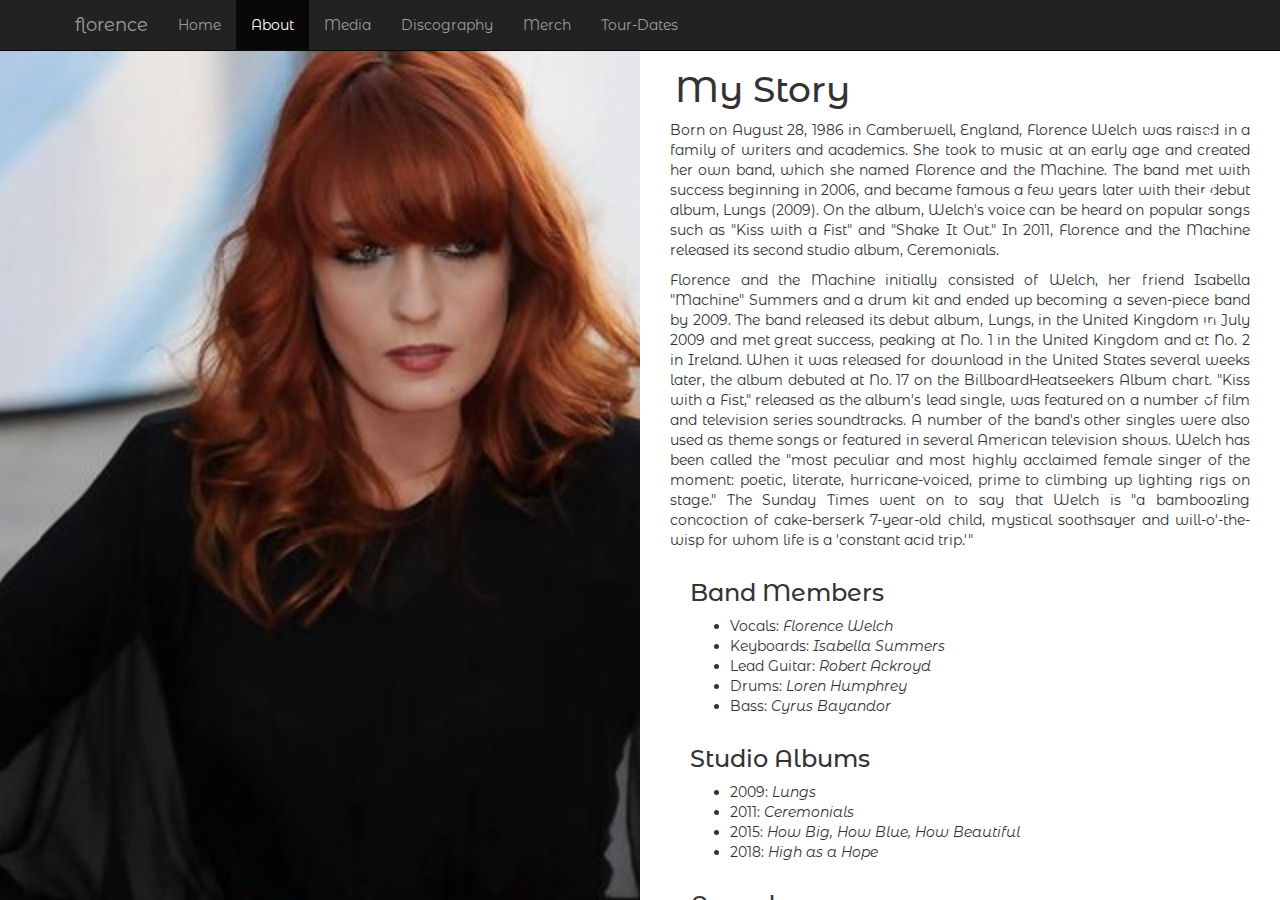
<file: about.html>
<!DOCTYPE html>
<html lang="en">
  <head>
    <title>Florence Final</title>
	  <meta charset="UTF-8">
	  <meta name="description" content="Final Project for HTML5/CSS3 Course">
	  <meta name="author" content="Milady Jimenez Lopez">
    <link href="https://fonts.googleapis.com/css?family=Montserrat+Alternates" rel="stylesheet">
    <!--<link href="https://fonts.googleapis.com/css?family=Architects+Daughter" rel="stylesheet">-->
    <link rel="stylesheet" href="https://maxcdn.bootstrapcdn.com/bootstrap/3.3.7/css/bootstrap.min.css" integrity="sha384-BVYiiSIFeK1dGmJRAkycuHAHRg32OmUcww7on3RYdg4Va+PmSTsz/K68vbdEjh4u" crossorigin="anonymous">
		<link rel="stylesheet" type="text/css" href="./assets/stylesheets/styles.css"/>
  </head>

<body class="about-page">

    <nav class="navbar navbar-inverse navbar-fixed-top">
          <div class="container">
            <div class="navbar-header">
              <button type="button" class="navbar-toggle collapsed" data-toggle="collapse" data-target="#navbar" aria-expanded="false" aria-controls="navbar">
                <span class="sr-only">Toggle navigation</span>
                <span class="icon-bar"></span>
                <span class="icon-bar"></span>
                <span class="icon-bar"></span>
                <span class="icon-bar"></span>
              </button>
              <a class="navbar-brand" href="index.html">florence</a>
            </div>
            <div id="navbar" class="collapse navbar-collapse">
              <ul class="nav navbar-nav">
                <li><a href="index.html">Home</a></li>
                <li class="active"><a href="#">About</a></li>
                <li><a href="media.html">Media</a></li>
								<li><a href="discography.html">Discography</a></li>
                <li><a href="merch.html">Merch</a></li>
                <li><a href="tour-dates.html">Tour-Dates</a></li>
              </ul>
            </div><!--/.nav-collapse -->
          </div>
        </nav>

     <nav id="sidenav">
      <a href="https://www.youtube.com/user/florencemachine">YTB.</a>
      <a href="https://www.facebook.com/">FB.</a>
      <a href="https://open.spotify.com/artist/1moxjboGR7GNWYIMWsRjgG">SP.</a>
      <a href="https://www.instagram.com/florence/?hl=en">INST.</a>
      <a href="https://twitter.com/flo_tweet?ref_src=twsrc%5Egoogle%7Ctwcamp%5Eserp%7Ctwgr%5Eauthor">TTR.</a>
 </nav>

<aside></aside>

<main>
<section>
 <div class="container">
    <div class="row">
          <h1 align="center">My Story</h1>
		</div>
</div>
            <p>
               Born on August 28, 1986 in Camberwell, England, Florence Welch was raised in a family of
               writers and academics. She took to music at an early age and created her own band, which
               she named Florence and the Machine. The band met with success beginning in 2006, and became
               famous a few years later with their debut album, Lungs (2009). On the album, Welch's voice
               can be heard on popular songs such as "Kiss with a Fist" and "Shake It Out." In 2011, Florence
               and the Machine released its second studio album, Ceremonials.
            </p>
            <p>
              Florence and the Machine initially consisted of Welch, her friend Isabella "Machine" Summers
              and a drum kit and ended up becoming a seven-piece band by 2009.  The band released its debut
              album, Lungs, in the United Kingdom in July 2009 and met great success, peaking at No. 1 in the
              United Kingdom and at No. 2 in Ireland. When it was released for download in the United States
              several weeks later, the album debuted at No. 17 on the BillboardHeatseekers Album chart.  "Kiss
              with a Fist," released as the album's lead single, was featured on a number of film and television
              series soundtracks. A number of the band's other singles were also used as theme songs or featured
              in several American television shows. Welch has been called the "most peculiar and most highly
              acclaimed female singer of the moment: poetic, literate, hurricane-voiced, prime to climbing up
              lighting rigs on stage."  The Sunday Times went on to say that Welch is "a bamboozling concoction
              of cake-berserk 7-year-old child, mystical soothsayer and will-o'-the-wisp for whom life is a
              'constant acid trip.'"
            </p>
          </div>
        </div>
    </section>
    <section>
      <div class="container">
        <div class="row"></div>
            <h3>Band Members</h3>
            <ul>
              <li>
                Vocals: <i>Florence Welch</i>
              </li>
              <li>
                Keyboards: <i>Isabella Summers</i>
              </li>
              <li>
                Lead Guitar: <i>Robert Ackroyd</i>
              </li>
              <li>
                Drums: <i>Loren Humphrey</i>
              </li>
              <li>
                Bass: <i>Cyrus Bayandor</i>
              </li>
            </ul>
          </div>
          <div class="container">
            <div class="row"></div>
            <h3>Studio Albums</h3>
            <ul>
              <li>
                2009: <i>Lungs</i>
              </li>
              <li>
                2011: <i>Ceremonials</i>
              <li>
                2015: <i>How Big, How Blue, How Beautiful</i>
              </li>
              <li>
                2018: <i>High as a Hope</i>
              </li>
            </ul>
          </div>
          <div class="container">
            <div class="row"></div>
            <h3>Awards</h3>
            <ul>
              <li>2010 MTV Video Music Awards</li>
              <li>2010 Brit Awards Album of the Year</li>
              <li>2016 UK Music Video Awards</li>
              <li>2017 Ivor Novello Awards</li>
            </ul>
          </div>
        </div>
      </div>
    </section>
    </div>
	</main>

 </body>
  <link href="https://fonts.googleapis.com/css?family=Fahkwang" rel="stylesheet">
  <!--<link href="https://fonts.googleapis.com/css?family=Architects+Daughter" rel="stylesheet">-->
	<script src="./assets/javascripts/jquery-3.3.1.min.js"></script>
	</html>
</file>
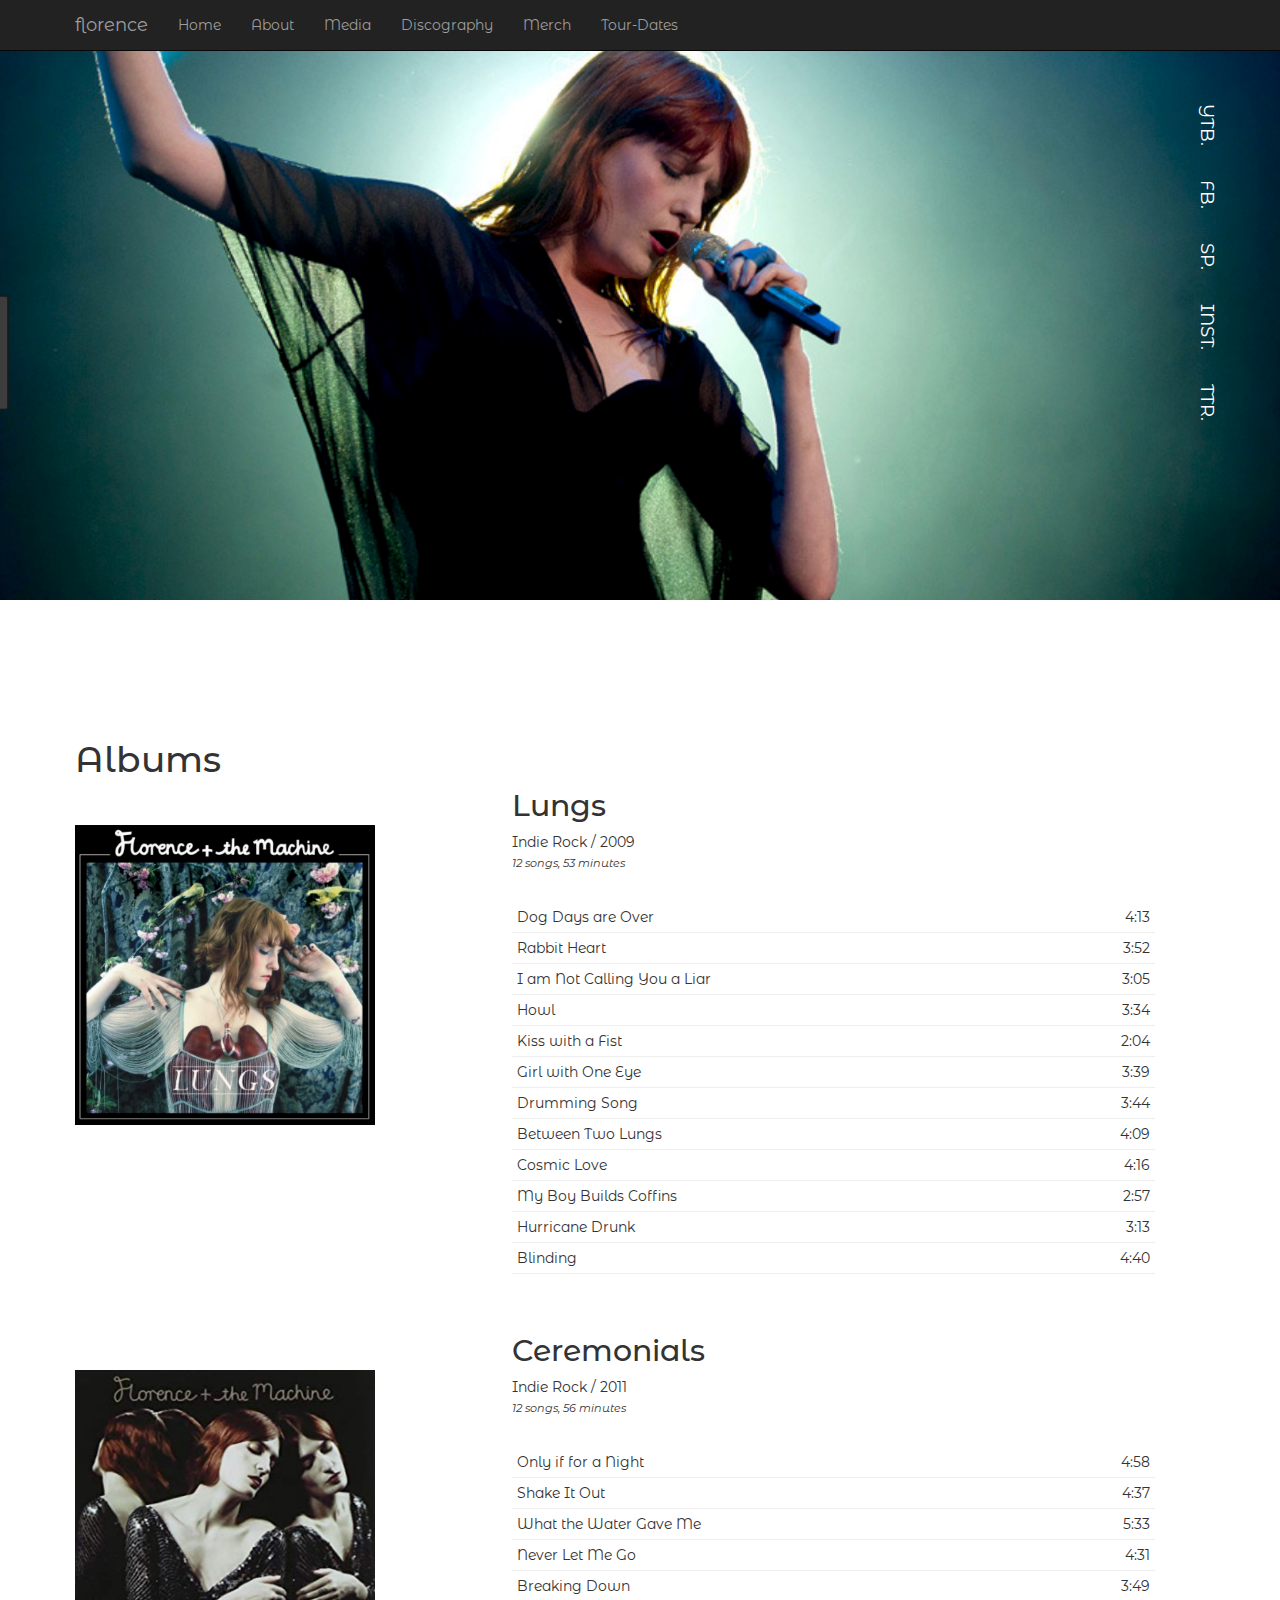
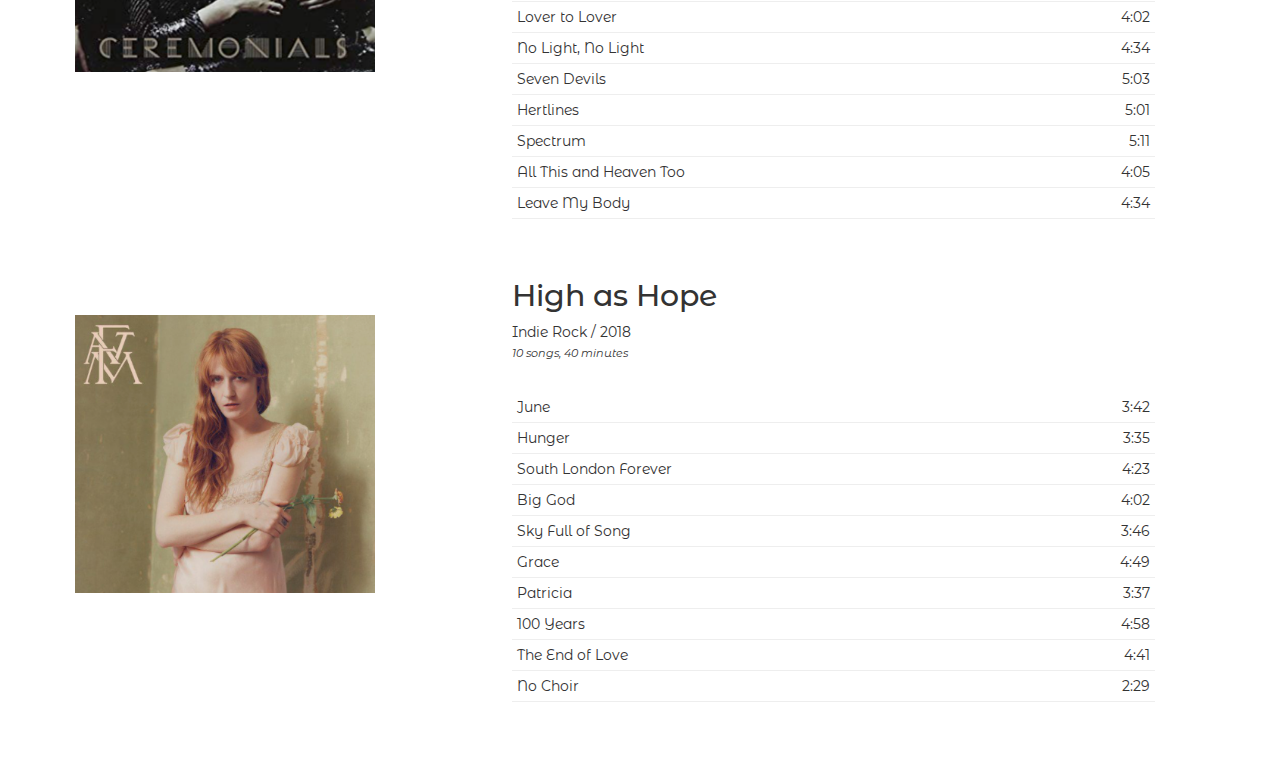
<file: discography.html>
<!DOCTYPE html>
<html lang="en">
  <head>
    <title>Florence Final</title>
	  <meta charset="UTF-8">
	  <meta name="description" content="Final Project for HTML5/CSS3 Course">
	  <meta name="author" content="Milady Jimenez Lopez">
    <link href="https://fonts.googleapis.com/css?family=Montserrat+Alternates" rel="stylesheet">
    <!--<link href="https://fonts.googleapis.com/css?family=Architects+Daughter" rel="stylesheet">-->
    <link rel="stylesheet" href="https://maxcdn.bootstrapcdn.com/bootstrap/3.3.7/css/bootstrap.min.css" integrity="sha384-BVYiiSIFeK1dGmJRAkycuHAHRg32OmUcww7on3RYdg4Va+PmSTsz/K68vbdEjh4u" crossorigin="anonymous">
		<link rel="stylesheet" type="text/css" href="./assets/stylesheets/styles.css"/>
  </head>

<body class="discography-page">

    <nav class="navbar navbar-inverse navbar-fixed-top">
          <div class="container">
            <div class="navbar-header">
              <button type="button" class="navbar-toggle collapsed" data-toggle="collapse" data-target="#navbar" aria-expanded="false" aria-controls="navbar">
                <span class="sr-only">Toggle navigation</span>
                <span class="icon-bar"></span>
                <span class="icon-bar"></span>
                <span class="icon-bar"></span>
                <span class="icon-bar"></span>
              </button>
              <a class="navbar-brand" href="index.html">florence</a>
            </div>
            <div id="navbar" class="collapse navbar-collapse">
              <ul class="nav navbar-nav">
                <li><a href="index.html">Home</a></li>
                <li><a href="about.html">About</a></li>
                <li><a href="media.html">Media</a></li>
                <li class="discography.html"><a href="#">Discography</a></li>
                <li><a href="merch.html">Merch</a></li>
                <li><a href="tour-dates.html">Tour-Dates</a></li>
              </ul>
            </div><!--/.nav-collapse -->
          </div>
        </nav>

<div class="page-banner banner"></div>


 <nav id="sidenav">
      <a href="https://www.youtube.com/user/florencemachine">YTB.</a>
      <a href="https://www.facebook.com/">FB.</a>
      <a href="https://open.spotify.com/artist/1moxjboGR7GNWYIMWsRjgG">SP.</a>
      <a href="https://www.instagram.com/florence/?hl=en">INST.</a>
      <a href="https://twitter.com/flo_tweet?ref_src=twsrc%5Egoogle%7Ctwcamp%5Eserp%7Ctwgr%5Eauthor">TTR.</a>
 </nav>

<main>
<div class="container">
	      <div class="row">
          <div class="col-xs-12">
            <h1>Albums</h1>
          </div>
	        <div class="col-xs-12 col-sm-4">
            <img class="album-cover" src="./assets/images/lungs.png"/>
	        </div>
	        <div class="col-xs-12 col-sm-8">

	          <div class="album">
	            <ul class="album-details">
	              <li>
	                <h2 class="album-title">Lungs</h2>
	              </li>
	              <li>Indie Rock / 2009</li>
	              <li>
	                <i style="font-size: 80%">12 songs, 53 minutes</i>
	              </li>
	              <ul class="track-listings">
	                <li>
	                  <div class="listing-left">
	                    <span class="track-title">Dog Days are Over</span>
	                  </div>
	                  <div class="listing-right">
	                    <div class="track-time">4:13</div>
	                  </div>
	                </li>
	                <li>
	                  <div class="listing-left">
	                    <span class="track-title">Rabbit Heart</span>
	                  </div>
	                  <div class="listing-right">
	                    <div class="track-time">3:52</div>
	                  </div>
	                </li>
	                <li>
	                  <div class="listing-left">
	                    <span class="track-title">I am Not Calling You a Liar</span>
	                  </div>
	                  <div class="listing-right">
	                    <div class="track-time">3:05</div>
	                  </div>
	                </li>
	                <li>
	                  <div class="listing-left">
	                    <span class="track-title">Howl</span>
	                  </div>
	                  <div class="listing-right">
	                    <div class="track-time">3:34</div>
	                  </div>
	                </li>
	                <li>
	                  <div class="listing-left">
	                    <span class="track-title">Kiss with a Fist</span>
	                  </div>
	                  <div class="listing-right">
	                    <div class="track-time">2:04</div>
	                  </div>
	                </li>
	                <li>
	                  <div class="listing-left">
	                    <span class="track-title">Girl with One Eye</span>
	                  </div>
	                  <div class="listing-right">
	                    <div class="track-time">3:39</div>
	                  </div>
	                </li>
	                <li>
	                  <div class="listing-left">
	                    <span class="track-title">Drumming Song</span>
	                  </div>
	                  <div class="listing-right">
	                    <div class="track-time">3:44</div>
	                  </div>
	                </li>
	                <li>
	                  <div class="listing-left">
	                    <span class="track-title">Between Two Lungs</span>
	                  </div>
	                  <div class="listing-right">
	                    <div class="track-time">4:09</div>
	                  </div>
	                </li>
	                <li>
	                  <div class="listing-left">
	                    <span class="track-title">Cosmic Love</span>
	                  </div>
	                  <div class="listing-right">
	                    <div class="track-time">4:16</div>
	                  </div>
	                </li>
	                <li>
	                  <div class="listing-left">
	                    <span class="track-title">My Boy Builds Coffins</span>
	                  </div>
	                  <div class="listing-right">
	                    <div class="track-time">2:57</div>
	                  </div>
	                </li>
	                <li>
	                  <div class="listing-left">
	                    <span class="track-title">Hurricane Drunk</span>
	                  </div>
	                  <div class="listing-right">
	                    <div class="track-time">3:13</div>
	                  </div>
	                </li>
	                <li>
	                  <div class="listing-left">
	                    <span class="track-title">Blinding</span>
	                  </div>
	                  <div class="listing-right">
	                    <div class="track-time">4:40</div>
	                  </div>
	                </li>
	              </ul>
	            </ul>
	          </div>
          </div>
        </div>
</div>

<div class="container">
            <div class="row">
    	        <div class="col-xs-12 col-sm-4">
                <img class="album-cover" src="./assets/images/ceremonials.png"/>
    	        </div>
    	        <div class="col-xs-12 col-sm-8">

            <div class="album">
	            <ul class="album-details">
	              <li>
	                <h2 class="album-title">Ceremonials</h2>
	              </li>
	              <li>Indie Rock / 2011</li>
	              <li>
	                <i style="font-size: 80%">12 songs, 56 minutes</i>
	              </li>
	              <ul class="track-listings">
	                <li>
	                  <div class="listing-left">
	                    <span class="track-title">Only if for a Night</span>
	                  </div>
	                  <div class="listing-right">
	                    <div class="track-time">4:58</div>
	                  </div>
	                </li>
	                <li>
	                  <div class="listing-left">
	                    <span class="track-title">Shake It Out</span>
	                  </div>
	                  <div class="listing-right">
	                    <div class="track-time">4:37</div>
	                  </div>
	                </li>
	                <li>
	                  <div class="listing-left">
	                    <span class="track-title">What the Water Gave Me</span>
	                  </div>
	                  <div class="listing-right">
	                    <div class="track-time">5:33</div>
	                  </div>
	                </li>
	                <li>
	                  <div class="listing-left">
	                    <span class="track-title">Never Let Me Go</span>
	                  </div>
	                  <div class="listing-right">
	                    <div class="track-time">4:31</div>
	                  </div>
	                </li>
	                <li>
	                  <div class="listing-left">
	                    <span class="track-title">Breaking Down</span>
	                  </div>
	                  <div class="listing-right">
	                    <div class="track-time">3:49</div>
	                  </div>
	                </li>
	                <li>
	                  <div class="listing-left">
	                    <span class="track-title">Lover to Lover</span>
	                  </div>
	                  <div class="listing-right">
	                    <div class="track-time">4:02</div>
	                  </div>
	                </li>
	                <li>
	                  <div class="listing-left">
	                    <span class="track-title">No Light, No Light</span>
	                  </div>
	                  <div class="listing-right">
	                    <div class="track-time">4:34</div>
	                  </div>
	                </li>
	                <li>
	                  <div class="listing-left">
	                    <span class="track-title">Seven Devils</span>
	                  </div>
	                  <div class="listing-right">
	                    <div class="track-time">5:03</div>
	                  </div>
	                </li>
	                <li>
	                  <div class="listing-left">
	                    <span class="track-title">Hertlines</span>
	                  </div>
	                  <div class="listing-right">
	                    <div class="track-time">5:01</div>
	                  </div>
	                </li>
	                <li>
	                  <div class="listing-left">
	                    <span class="track-title">Spectrum</span>
	                  </div>
	                  <div class="listing-right">
	                    <div class="track-time">5:11</div>
	                  </div>
	                </li>
	                <li>
	                  <div class="listing-left">
	                    <span class="track-title">All This and Heaven Too</span>
	                  </div>
	                  <div class="listing-right">
	                    <div class="track-time">4:05</div>
	                  </div>
	                </li>
	                <li>
	                  <div class="listing-left">
	                    <span class="track-title">Leave My Body</span>
	                  </div>
	                  <div class="listing-right">
	                    <div class="track-time">4:34</div>
	                  </div>
	                </li>
	              </ul>
	            </ul>
	          </div>
          </div>
        </div>
      </div>

  <div class="container">
                <div class="row">
      	        <div class="col-xs-12 col-sm-4">
                  <img class="album-cover" src="./assets/images/highashope.png"/>
      	        </div>
      	        <div class="col-xs-12 col-sm-8">

	          <div class="album">
	            <ul class="album-details">
	              <li>
	                <h2 class="album-title">High as Hope</h2>
	              </li>
	              <li>Indie Rock / 2018 </li>
	              <li>
	                <i style="font-size: 80%">10 songs, 40 minutes</i>
	              </li>
	              <ul class="track-listings">
	                <li>
	                  <div class="listing-left">
	                    <span class="track-title">June</span>
	                  </div>
	                  <div class="listing-right">
	                    <div class="track-time">3:42</div>
	                  </div>
	                </li>
	                <li>
	                  <div class="listing-left">
	                    <span class="track-title">Hunger</span>
	                  </div>
	                  <div class="listing-right">
	                    <div class="track-time">3:35</div>
	                  </div>
	                </li>
	                <li>
	                  <div class="listing-left">
	                    <span class="track-title">South London Forever</span>
	                  </div>
	                  <div class="listing-right">
	                    <div class="track-time">4:23</div>
	                  </div>
	                </li>
	                <li>
	                  <div class="listing-left">
	                    <span class="track-title">Big God</span>
	                  </div>
	                  <div class="listing-right">
	                    <div class="track-time">4:02</div>
	                  </div>
	                </li>
	                <li>
	                  <div class="listing-left">
	                    <span class="track-title">Sky Full of Song</span>
	                  </div>
	                  <div class="listing-right">
	                    <div class="track-time">3:46</div>
	                  </div>
	                </li>
	                <li>
	                  <div class="listing-left">
	                    <span class="track-title">Grace</span>
	                  </div>
	                  <div class="listing-right">
	                    <div class="track-time">4:49</div>
	                  </div>
	                </li>
	                <li>
	                  <div class="listing-left">
	                    <span class="track-title">Patricia</span>
	                  </div>
	                  <div class="listing-right">
	                    <div class="track-time">3:37</div>
	                  </div>
	                </li>
	                <li>
	                  <div class="listing-left">
	                    <span class="track-title">100 Years</span>
	                  </div>
	                  <div class="listing-right">
	                    <div class="track-time">4:58</div>
	                  </div>
	                </li>
	                <li>
	                  <div class="listing-left">
	                    <span class="track-title">The End of Love</span>
	                  </div>
	                  <div class="listing-right">
	                    <div class="track-time">4:41</div>
	                  </div>
	                </li>
	                <li>
	                  <div class="listing-left">
	                    <span class="track-title">No Choir</span>
	                  </div>
	                  <div class="listing-right">
	                    <div class="track-time">2:29</div>
	                  </div>
	                </li>
	              </ul>
	            </ul>
	          </div>
	        </div>
	      </div>
	    </div>
	  </main>
</body>

<link href="https://fonts.googleapis.com/css?family=Architects+Daughter" rel="stylesheet">
<script src="./assets/javascripts/jquery-3.3.1.min.js"></script>
<script src="./assets/javascripts/lightbox.min.js"></script>

</html>
</file>
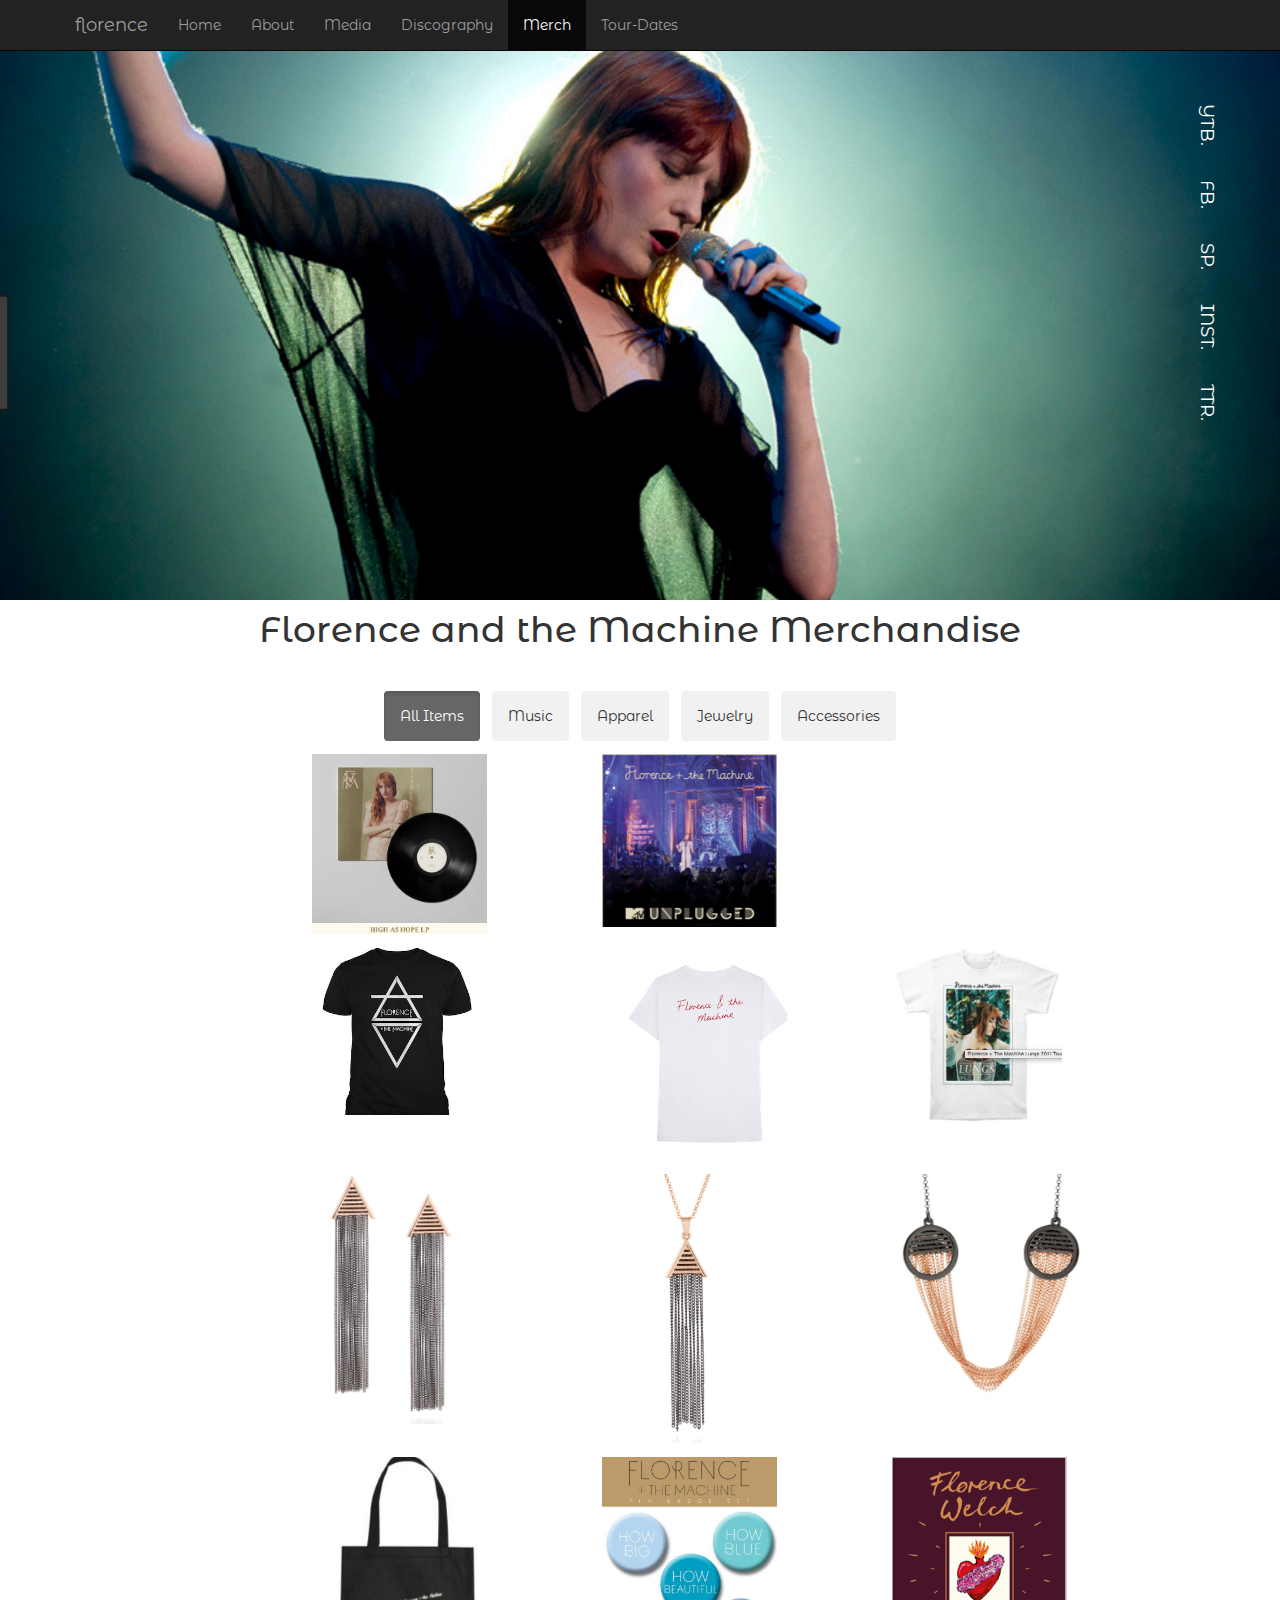
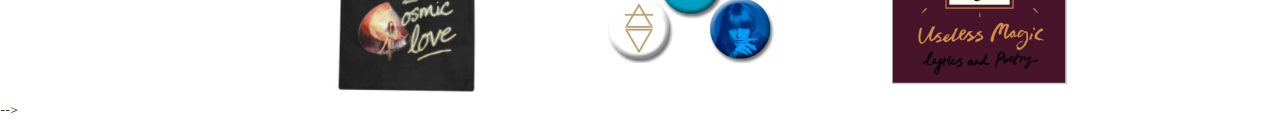
<file: merch.html>
<!DOCTYPE html>
<html lang="en">
  <head>
    <title>Florence Final</title>
	  <meta charset="UTF-8">
	  <meta name="description" content="Final Project for HTML5/CSS3 Course">
	  <meta name="author" content="Milady Jimenez Lopez">
    <link href="https://fonts.googleapis.com/css?family=Montserrat+Alternates" rel="stylesheet">
    <!--<link href="https://fonts.googleapis.com/css?family=Architects+Daughter" rel="stylesheet">-->
    <link rel="stylesheet" href="https://maxcdn.bootstrapcdn.com/bootstrap/3.3.7/css/bootstrap.min.css" integrity="sha384-BVYiiSIFeK1dGmJRAkycuHAHRg32OmUcww7on3RYdg4Va+PmSTsz/K68vbdEjh4u" crossorigin="anonymous">
		<link rel="stylesheet" type="text/css" href="./assets/stylesheets/styles.css"/>
  </head>

<body class="merch-page">
  <nav class="navbar navbar-inverse navbar-fixed-top">
             <div class="container">
               <div class="navbar-header">
                 <button type="button" class="navbar-toggle collapsed" data-toggle="collapse" data-target="#navbar" aria-expanded="false" aria-controls="navbar">
                   <span class="sr-only">Toggle navigation</span>
                   <span class="icon-bar"></span>
                   <span class="icon-bar"></span>
                   <span class="icon-bar"></span>
                   <span class="icon-bar"></span>
                 </button>
                 <a class="navbar-brand" href="index.html">florence</a>
               </div>
               <div id="navbar" class="collapse navbar-collapse">
                 <ul class="nav navbar-nav">
                   <li><a href="about.html">Home</a></li>
                   <li><a href="about.html">About</a></li>
                   <li><a href="media.html">Media</a></li>
                   <li><a href="discography.html">Discography</a></li>
                   <li class="active"><a href="#">Merch</a></li>
                   <li><a href="tour-dates.html">Tour-Dates</a></li>
                 </ul>
               </div><!--/.nav-collapse -->
             </div>
   </nav>

  <div class="page-banner banner"></div>

   <nav id="sidenav">
        <a href="https://www.youtube.com/user/florencemachine">YTB.</a>
        <a href="https://www.facebook.com/">FB.</a>
        <a href="https://open.spotify.com/artist/1moxjboGR7GNWYIMWsRjgG">SP.</a>
        <a href="https://www.instagram.com/florence/?hl=en">INST.</a>
        <a href="https://twitter.com/flo_tweet?ref_src=twsrc%5Egoogle%7Ctwcamp%5Eserp%7Ctwgr%5Eauthor">TTR.</a>
   </nav>

 <div class="container-title">
     <h1 align=center>Florence and the Machine Merchandise</h1>
 </div>

  <div id="myBtnContainer">
    <button class="btn active" onclick="filterSelection('all')"> All Items</button>
    <button class="btn" onclick="filterSelection('music')">Music</button>
    <button class="btn" onclick="filterSelection('apparel')"> Apparel</button>
    <button class="btn" onclick="filterSelection('jewelry')"> Jewelry</button>
    <button class="btn" onclick="filterSelection('accessories')">Accessories</button>
</div>

<main>
<div class="container">

  <div class="row">
    <div class="column">
      <div class="filterDiv music">
      <img src="./assets/images/merch-music1.png" style="width:175%">
    </div>
  </div>
    <div class="column">
      <div class="filterDiv music">
        <img src="./assets/images/merch-music2.png" style="width:175%"/>
      </div>
    </div>
  </div>
  <div class="row">
    <div class="column">
        <div class="filterDiv apparel">
          <img src="./assets/images/merch-apparel1.png" style="width:170%"/>
        </div>
    </div>
    <div class="column">
        <div class="filterDiv apparel">
          <img src="./assets/images/merch-apparel2.png" style="width:212%" />
        </div>
    </div>
    <div class="column">
          <div class="filterDiv apparel">
            <img src="./assets/images/merch-apparel3.png" style="width:170%"/>
          </div>
    </div>
    </div>
    <div class="row">
        <div class="column">
            <div class="filterDiv jewelry">
              <img src="./assets/images/merch-jewelry1.png" style="width:150%"/>
            </div>
        </div>
        <div class="column">
            <div class="filterDiv jewelry">
              <img src="./assets/images/merch-jewelry2.png" style="width:175%"/>
            </div>
        </div>
        <div class="column">
              <div class="filterDiv jewelry">
                <img src="./assets/images/merch-jewelry3.png" style="width:200%"/>
              </div>
        </div>
      </div>
      <div class="row">
        <div class="column">
          <div class="filterDiv accessories">
            <img src="./assets/images/merch-accessories1.png" style="width:175%"/>
        </div>
      </div>
        <div class="column">
          <div class="filterDiv accessories">
            <img src="./assets/images/merch-accessories2.png" style="width:175%"/>
          </div>
        </div>
        <div class="column">
          <div class="filterDiv accessories">
            <img src="./assets/images/merch-book.png" style="width:175%"/>
          </div>
        </div>
      </div>
  </div>


<script>
filterSelection("all")
function filterSelection(c) {
  var x, i;
  x = document.getElementsByClassName("filterDiv");
  if (c == "all") c = "";
  // Add the "show" class (display:block) to the filtered elements, and remove the "show" class from the elements that are not selected
  for (i = 0; i < x.length; i++) {
    w3RemoveClass(x[i], "show");
    if (x[i].className.indexOf(c) > -1) w3AddClass(x[i], "show");
  }
}

// Show filtered elements
function w3AddClass(element, name) {
  var i, arr1, arr2;
  arr1 = element.className.split(" ");
  arr2 = name.split(" ");
  for (i = 0; i < arr2.length; i++) {
    if (arr1.indexOf(arr2[i]) == -1) {
      element.className += " " + arr2[i];
    }
  }
}

// Hide elements that are not selected
function w3RemoveClass(element, name) {
  var i, arr1, arr2;
  arr1 = element.className.split(" ");
  arr2 = name.split(" ");
  for (i = 0; i < arr2.length; i++) {
    while (arr1.indexOf(arr2[i]) > -1) {
      arr1.splice(arr1.indexOf(arr2[i]), 1);
    }
  }
  element.className = arr1.join(" ");
}

// Add active class to the current control button (highlight it)
var btnContainer = document.getElementById("myBtnContainer");
var btns = btnContainer.getElementsByClassName("btn");
for (var i = 0; i < btns.length; i++) {
  btns[i].addEventListener("click", function() {
    var current = document.getElementsByClassName("active");
    current[0].className = current[0].className.replace(" active", "");
    this.className += " active";
  });
}
</script>


</main>
</body>

<link href="https://fonts.googleapis.com/css?family=Architects+Daughter" rel="stylesheet">
<script src="https://code.jquery.com/jquery-3.3.1.min.js"   integrity="sha256-FgpCb/KJQlLNfOu91ta32o/NMZxltwRo8QtmkMRdAu8="   crossorigin="anonymous"></script>
<script src="./assets/javascripts/jquery-3.3.1.min.js"></script>
<script src="./assets/javascripts/lightbox.min.js"></script>

</html>-->
</file>
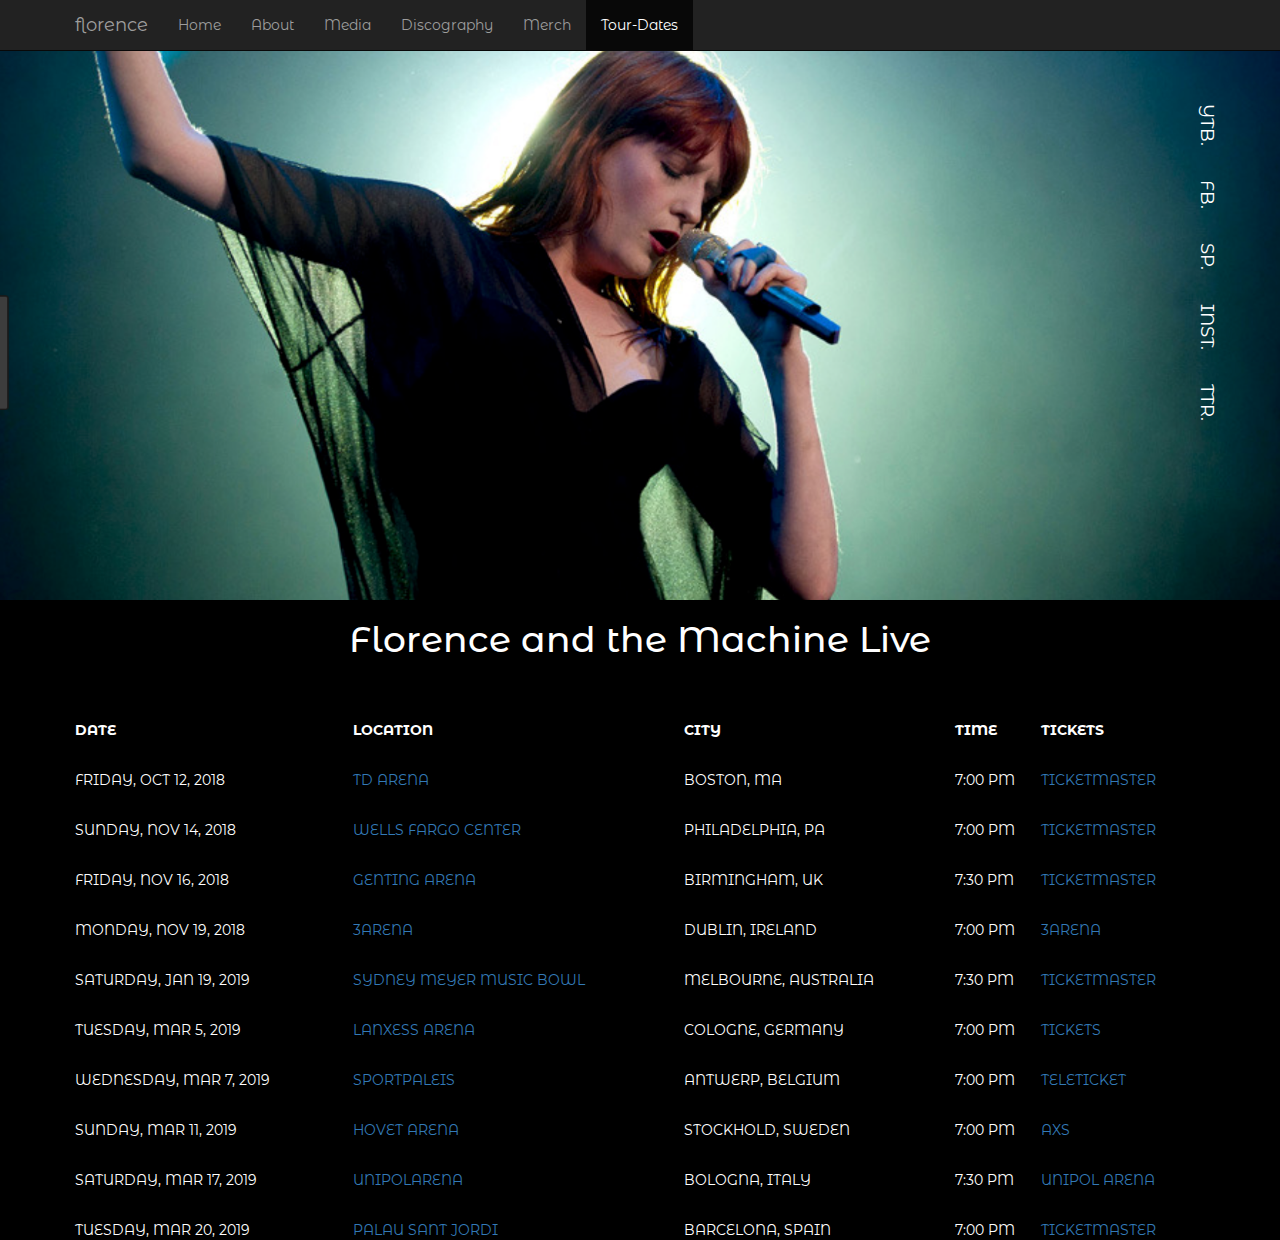
<file: tour-dates.html>
<!DOCTYPE html>
<html lang="en">
<head>
  <title>Florence Final</title>
  <meta charset="UTF-8">
  <meta name="description" content="Final Project for HTML5/CSS3 Course">
  <meta name="author" content="Milady Jimenez Lopez">
  <link href="https://fonts.googleapis.com/css?family=Montserrat+Alternates" rel="stylesheet">
  <!--<link href="https://fonts.googleapis.com/css?family=Architects+Daughter" rel="stylesheet">-->
  <link rel="stylesheet" href="https://maxcdn.bootstrapcdn.com/bootstrap/3.3.7/css/bootstrap.min.css" integrity="sha384-BVYiiSIFeK1dGmJRAkycuHAHRg32OmUcww7on3RYdg4Va+PmSTsz/K68vbdEjh4u" crossorigin="anonymous">
  <link rel="stylesheet" type="text/css" href="./assets/stylesheets/styles.css"/>
</head>

<body class="tour-dates-page">

  <nav class="navbar navbar-inverse navbar-fixed-top">
             <div class="container">
               <div class="navbar-header">
                 <button type="button" class="navbar-toggle collapsed" data-toggle="collapse" data-target="#navbar" aria-expanded="false" aria-controls="navbar">
                   <span class="sr-only">Toggle navigation</span>
                   <span class="icon-bar"></span>
                   <span class="icon-bar"></span>
                   <span class="icon-bar"></span>
                   <span class="icon-bar"></span>
                 </button>
                 <a class="navbar-brand" href="index.html">florence</a>
               </div>
               <div id="navbar" class="collapse navbar-collapse">
                 <ul class="nav navbar-nav">
                   <li><a href="about.html">Home</a></li>
                   <li><a href="about.html">About</a></li>
                   <li><a href="media.html">Media</a></li>
                   <li><a href="discography.html">Discography</a></li>
                   <li><a href="merch.html">Merch</a></li>
                   <li class="active"><a href="#">Tour-Dates</a></li>
                 </ul>
               </div>
             </div>
   </nav>

   <div class="page-banner banner"></div>

    <nav id="sidenav">
         <a href="https://www.youtube.com/user/florencemachine">YTB.</a>
         <a href="https://www.facebook.com/">FB.</a>
         <a href="https://open.spotify.com/artist/1moxjboGR7GNWYIMWsRjgG">SP.</a>
         <a href="https://www.instagram.com/florence/?hl=en">INST.</a>
         <a href="https://twitter.com/flo_tweet?ref_src=twsrc%5Egoogle%7Ctwcamp%5Eserp%7Ctwgr%5Eauthor">TTR.</a>
    </nav>

<main>
<section>
	    <div class="container">
          <h1 align=center>Florence and the Machine Live</h1>
	      <div class="row">
	        <div class="col-xs-12" style="overflow-x:auto;">
	          <table style="width: 100%; min-width: 1000px">
	            <tr>
	              <th>DATE</th>
	              <th>LOCATION</th>
                <th>CITY</th>
	              <th>TIME</th>
	              <th>TICKETS</th>
	            </tr>
	            <tr>
                <td>FRIDAY, OCT 12, 2018</td>
                <td>
	                <a href="https://www.tdgarden.com" target="_blank">TD ARENA</a>
	              </td>
                <td>BOSTON, MA</td>
	              <td>7:00 PM</td>
                <td>
	                <a href="https://www.tdgarden.com/events/detail/florence-and-the-machine" target="_blank">TICKETMASTER</a>
	              </td>
	            </tr>
	            <tr>
                <td>SUNDAY, NOV 14, 2018</td>
                <td>
	                <a href="https://www.wellsfargocenterphilly.com" target="_blank">WELLS FARGO CENTER</a>
	              </td>
                <td>PHILADELPHIA, PA</td>
	              <td>7:00 PM</td>
                <td>
	                <a href="https://www.tdgarden.com/events/detail/florence-and-the-machine" target="_blank">TICKETMASTER</a>
	              </td>
	            </tr>
	            <tr>
                <td>FRIDAY, NOV 16, 2018</td>
                <td>
	                <a href="http://www.gentingarena.co.uk/whats-on/florence-plus-the-machine" target="_blank">GENTING ARENA</a>
	              </td>
                <td>BIRMINGHAM, UK</td>
	              <td>7:30 PM</td>
                <td>
	                <a href="https://www.theticketfactory.com/default/online/default.asp?BOparam::WScontent::loadArticle::permalink=concerts/florence-and-the-machine/" target="_blank">TICKETMASTER</a>
	              </td>
	            </tr>
	            <tr>
                <td>MONDAY, NOV 19, 2018</td>
                <td>
	                <a href="http://3arena.ie" target="_blank">3ARENA</a>
	              </td>
                <td>DUBLIN, IRELAND</td>
	              <td>7:00 PM</td>
                <td>
	                <a href="http://3arena.ie/index.php/artist/florence-the-machine/2396#" target="_blank">3ARENA</a>
	              </td>
	            </tr>
	            <tr>
                <td>SATURDAY, JAN 19, 2019</td>
                <td>
                  <a href="https://www.artscentremelbourne.com.au/Visit/Theatres-and-Spaces/Sidney-Myer-Music-Bowl" target="_blank">SYDNEY MEYER MUSIC BOWL</a>
                </td>
                <td>MELBOURNE, AUSTRALIA</td>
                <td>7:30 PM</td>
                <td>
                  <a href="http://www.ticketmaster.com.au/event/130054D5A08A53A7" target="_blank">TICKETMASTER</a>
                </td>
	            </tr>
              <tr>
                <td>TUESDAY, MAR 5, 2019</td>
                <td>
                  <a href="https://www.lanxess-arena.de/english.html" target="_blank">LANXESS ARENA</a>
                </td>
                <td>COLOGNE, GERMANY</td>
                <td>7:00 PM</td>
                <td>
                  <a href="https://mct.tickets.de/en/event/1000650-florence_the_machine" target="_blank">TICKETS</a>
                </td>
	            </tr>
              <tr>
                <td>WEDNESDAY, MAR 7, 2019</td>
                <td>
                  <a href="https://www.sportpaleis.be/nl" target="_blank">SPORTPALEIS</a>
                </td>
                <td>ANTWERP, BELGIUM</td>
                <td>7:00 PM</td>
                <td>
                  <a href="https://www.teleticketservice.com/tickets/2018-2019/florence-the-machine-high-as-hope-tour" target="_blank">TELETICKET</a>
                </td>
	            </tr>
              <tr>
                <td>SUNDAY, MAR 11, 2019</td>
                <td>
                  <a href="https://www.stockholmlive.com/en/our-arenas/hovet-1" target="_blank">HOVET ARENA</a>
                </td>
                <td>STOCKHOLD, SWEDEN</td>
                <td>7:00 PM</td>
                <td>
                  <a href="https://www.axs.com/se/events/356687/florence-the-machine-tickets?skin=stockholmlive" target="_blank">AXS</a>
                </td>
	            </tr>
              <tr>
                <td>SATURDAY, MAR 17, 2019</td>
                <td>
                  <a href="http://www.unipolarena.it/en/" target="_blank">UNIPOLARENA</a>
                </td>
                <td>BOLOGNA, ITALY</td>
                <td>7:30 PM</td>
                <td>
                  <a href="http://www.unipolarena.it/portfolio/17032019-florence-and-the-machine/" target="_blank">UNIPOL ARENA</a>
                </td>
	            </tr>
              <tr>
                <td>TUESDAY, MAR 20, 2019</td>
                <td>
                  <a href="https://www.palausantjordi.cat/en/" target="_blank">PALAU SANT JORDI</a>
                </td>
                <td>BARCELONA, SPAIN</td>
                <td>7:00 PM</td>
                <td>
                  <a href="https://www.ticketmaster.es/event/florence-the-machine-tickets/11801?language=en-us&eventId=11801&track=DiscoveryAPI&camefrom=TM-Intl-ES-SC35-uHY" target="_blank">TICKETMASTER</a>
                </td>
	            </tr>
	          </table>
	        </div>
	      </div>
	    </div>
    </section>
	  </main>
</body>

<link href="https://fonts.googleapis.com/css?family=Architects+Daughter" rel="stylesheet">
<script src="./assets/javascripts/jquery-3.3.1.min.js"></script>
</html>
</file>
<file: assets/stylesheets/styles.css>
/*GENERAL*/

  * {
	  box-sizing: border-box;
	}

html, body {
  width: 100%;
  height: 100%;
  background-position: center;
  background-repeat: no-repeat;
  background-size: cover;
  /*font-family: 'Fahkwang', sans-serif;*/
  font-family: 'Montserrat Alternates', sans-serif;
  /*font-family: 'ArchitectsDaughter', cursive;*/
  margin: 0;
  padding: 0;
 }

 .home {
   background: url('../images/home.png') no-repeat center center fixed;
  -webkit-background-size: cover;
  -moz-background-size: cover;
  -o-background-size: cover;
  background-size: cover;
 }

.container {
	  position: relative;
	  margin: auto;
	  padding: 0 20px;
    overflow: hidden;
	}

.header {
  width: 100%;
  height: 45px;
  padding: 0 10px;
  position:absolute;
  top: 0;
  left: 0;
  right: 0;
  background-color: rgba(0, 0, 0);
  z-index: 10;
}


 /*MAIN NAVIGATION*/
.navmenu {
  width: 100%;
  background-color: rgba(0, 0, 0, 0);
  margin-top: 70px;
  height: 200px;
  /*display: none;*/
  position: absolute;
  z-index: 10;
  }

.navmenu > a {
  width: 100%;
  height: 100px;
  color: #fff;
  float: right;
  padding: 5px 30px;
  }

 /*SIDENAV*/
 #sidenav {
   position: absolute;
   right: 0;
   top: 150px;
   transform: rotate(90deg);
   transform-origin: left top 200;
   padding-bottom: 200px;
  }

  #sidenav a {
    display: inline-block;
    margin: 0 15px;
    color: white;
    font-size: 18px;
    text-decoration: none;
    transition: color .5s ease-in-out;
  }

  #sidenav a:hover {
    color: green;
  }


  /*BANNER*/
  .banner {
    background: url('../images/banner.png') no-repeat center center;
    -webkit-background-size: cover;
    -moz-background-size: cover;
    -o-background-size: cover;
    background-size: cover;
  }

  .page-banner{
    width: 100%;
    height: 550px;
    position: relative;
    display: flex;
    flex-direction: column;
    justify-content: center;
    align-items: center;
		top: 50px;
  }

  .page-banner:after{
    content: '';
    width: 100%;
    height: 100%;
    position: absolute;
    padding-bottom: 100px;
    background-color: rgba(0,0,0, 0);
  }


  /* ABOUT PAGE */
  body.about-page {
    height: 100%;
    text-align: justify;
  }

  .about-page aside {
    float: left;
    width: 50%;
    height: 100%;
    background-image: url('../images/about-me.png');
  }

  .about-page h1 {
    text-align: left;
  }

  .about-page main {
    float: left;
    width: 50%;
    height: 100%;
    padding-top: 50px;
    padding-left: 30px;
    padding-right: 30px;
    overflow-y: auto;
  }


  /* MEDIA PAGE */
  .media-page main {
    padding-top: 50px;
    padding-left: 30px;
    padding-right: 30px;
    overflow-y: auto;
  }

  .media-list {
    display: flex;
    flex-direction: row;
    justify-content: space-around;
    flex-wrap: wrap;
  }

  .media-card-wrapper {
    width: 250px;
    height: 250px;
    position: relative;
    margin-bottom: 25px;
    text-align: center;
  }

  .media-card{
    width: 225px;
    height: 225px;
    display: block;
    position: absolute;
    left: 0;
    right: 0;
    margin: 0 auto 25px;
    /*border-radius: 6px;*/
    overflow: hidden;
    z-index: 0;
  }

  .media-card > img {
    width: 100%;
    height: 100%;
  }

  .media-list > iframe {
    margin-bottom: 50px;
  }

  /* DISCOGRAPY PAGE */
.discography-page album{
  display: block;
  position: left;
  text-align: left;
  margin-bottom: 50px;
}

.discography-page h1{
  padding-top: 15%;
}

.discography-page h2{
  padding-top: 0px;
  margin-top: 0px;
}

.discography-page > img{
  width: 50%;
  height: 50%;
  padding-top: 20%;
  padding-bottom: 10%;
}

.album-cover{
  max-width: 300px;
  max-height: auto;
  width: 100%;
  display: block;
  padding-top: 10%;
  /*border-radius: 8px;
  position: right;
  align: right;*/
}

.discography-page ul.album-details{
  position: left;
  z-index: 10;
  padding: 0 50px 50px;
  list-style: none;
}

.discography-page album-title{
  margin: 0;
  margin-top: 20px;
  font-size: 36px;
  /*font-weight: 700;*/
}

.discography-page ul.track-listings{
  margin-top: 30px;
  padding: 0;
  list-style: none;
}

.discography-page ul.track-listings > li {
  display: flex;
  flex-direction: row;
  justify-content: space-between;
  padding: 5px;
  border-bottom: 1px solid #eee;
}

.discography-page span.track-number {
  margin-right: 10px;
}

.discography-page ul-track-listings > li > .track-time {
  text-align: right;
}


  /*MERCH PAGE*/
.merch-page h1{
    padding-top: 40px;
    padding-bottom: 25px;
  }

.merch-page main{
    margin-left: 300px;
  }

#myBtnContainer {
        display: inline-block;
  }

#myBtnContainer {
         display: table;
         margin: 0 auto;
  }

    /*@media only screen and (max-width: 960px) {

    .myBtnContainer .btn{
          width: 100%;
          margin: 50px;
          text-align: center;
        }
    }

    /* Three image containers (use 25% for four, and 50% for two, etc) */
  .column {
      float: left;
      width: 25%;
      padding: 5px;
    }

    /* Clear floats after image containers */
  .row::after {
      content: "";
      clear: both;
      display: table;
    }

  .filterDiv {
        float: left;
        /*background-color: #2196F3;*/
        color: #ffffff;
        width: 100px;
        line-height: 100px;
        text-align: center;
        margin: 2px;
        display: none; /* Hidden by default */
    }

    /* The "show" class is added to the filtered elements */
  .show {
        display: block;
    }

    /* Style the buttons */
  .btn {
      border: none;
      outline: none;
      padding: 15px 16px;
      background-color: #f1f1f1;
      cursor: pointer;
      margin: 6px; 4px;
    }

    /* Add a light grey background on mouse-over */
  .btn:hover {
      background-color: #ddd;
    }

    /* Add a dark background to the active button */
  .btn.active {
      background-color: #666;
      color: white;
    }

  .img {
      margin-left: 5px;
      margin-right: 5px;
      /*width: 225px;
      height: 225px;*/
      display: inline-block;
    }

  /* TOUR PAGE */
  body.tour-dates-page {
   background-color: black;
   padding-bottom: 20%;
  }

  .tour-dates-page main {
    color: #fff;
    padding-top: 50px;
    padding-left: 30px;
    padding-right: 30px;
    overflow-y: auto;
  }

  .tour-dates-page h1 {
    padding-bottom: 50px;
  }

  .tour-dates-page table {
    color: solid white;
  }

  .tour-dates-page td {
    border-bottom: 20px;
    color: solid white;
    padding-top: 30px;
  }








/*</body>*/
</file>
